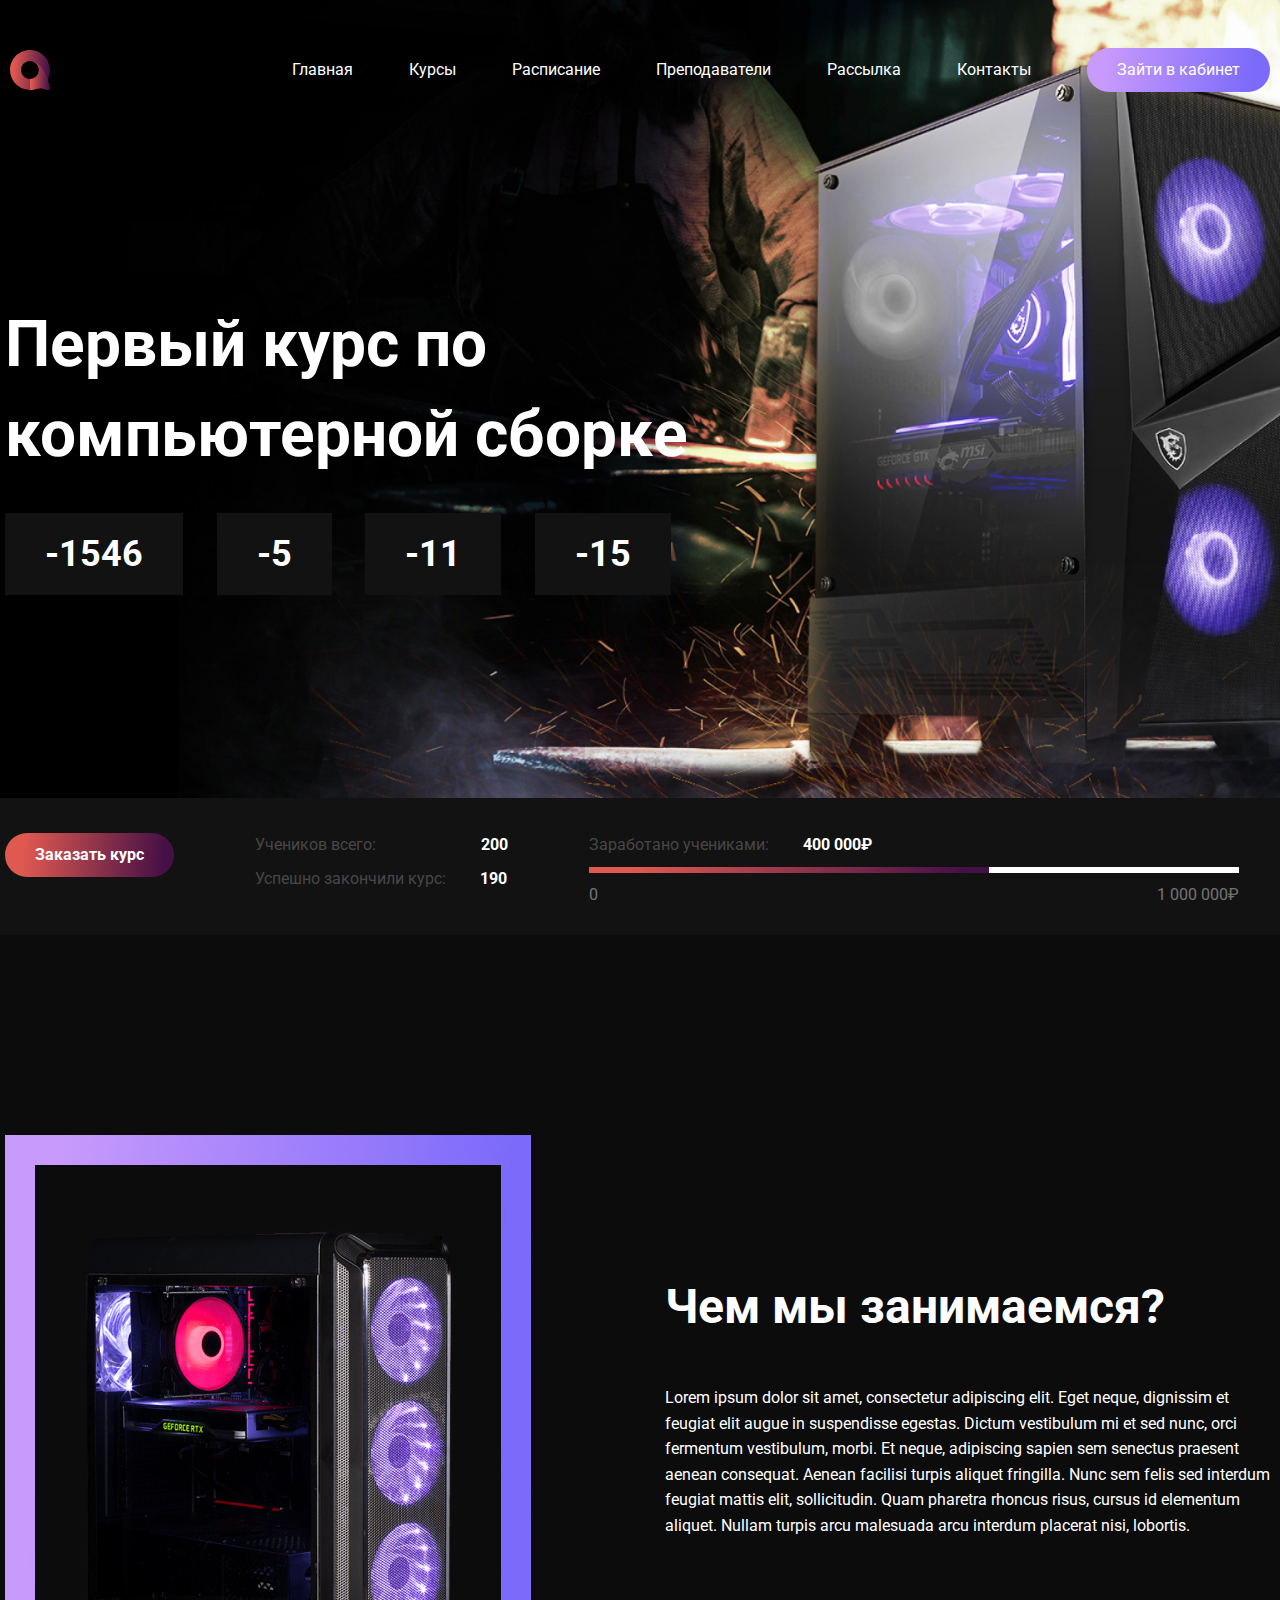
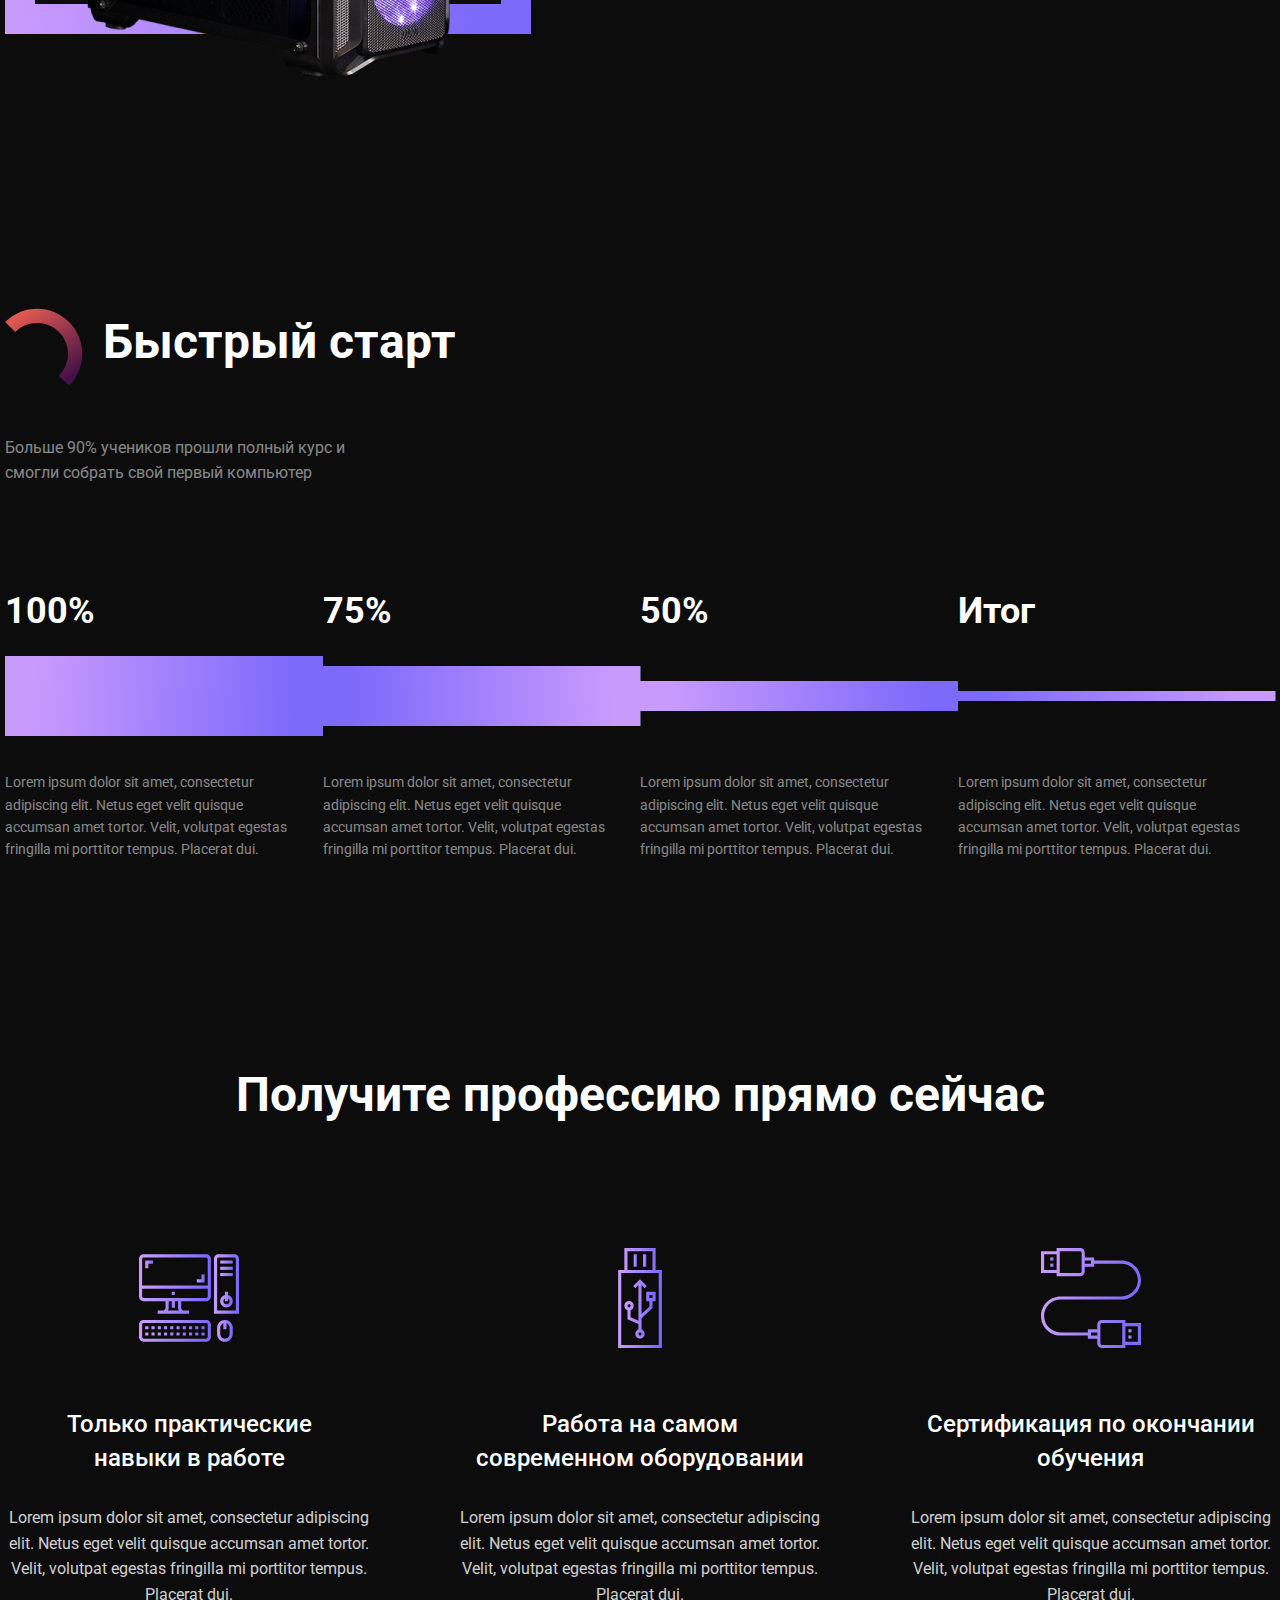
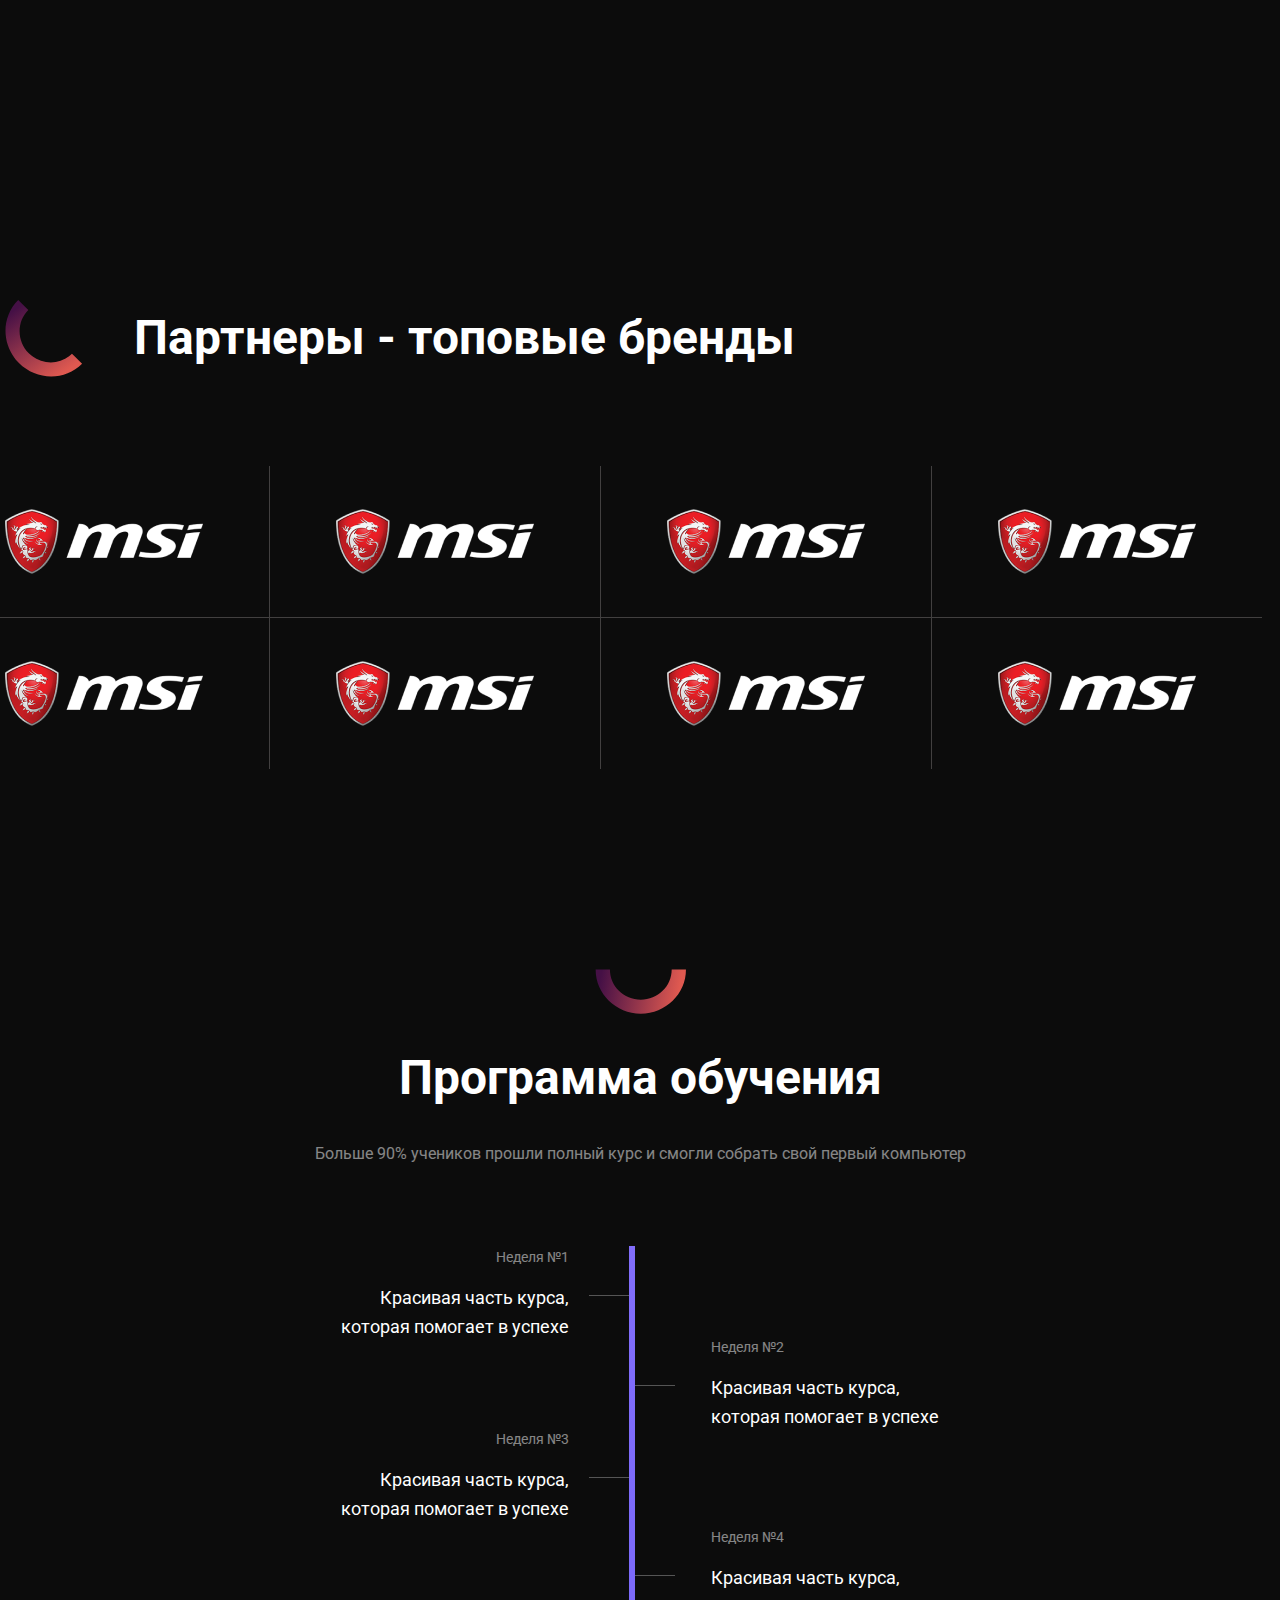
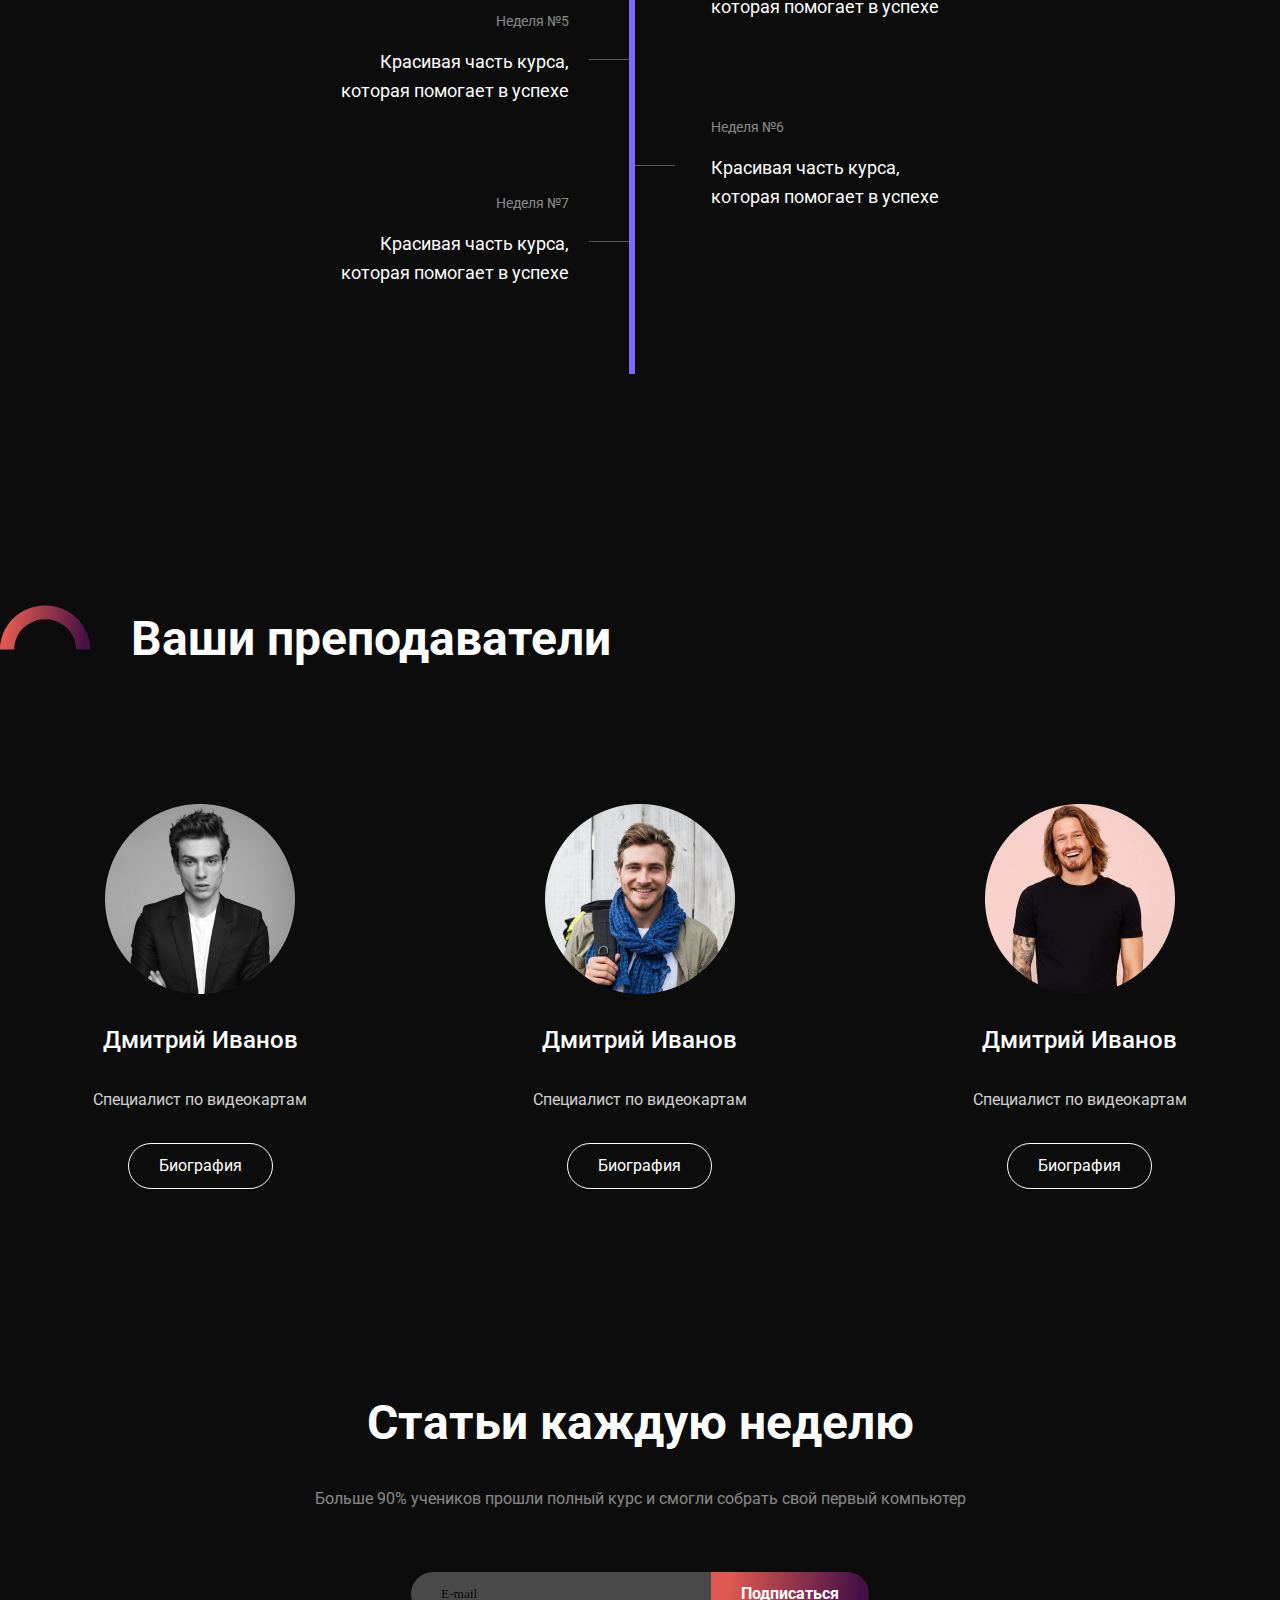
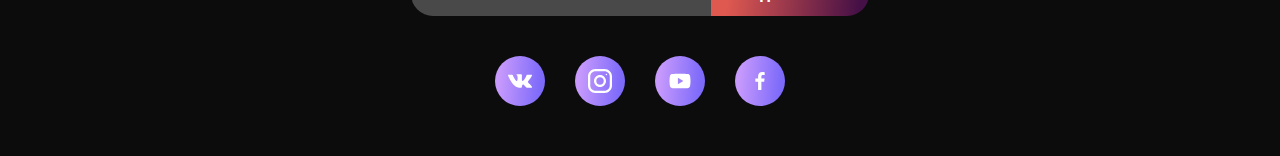
<file: index.html>
<!DOCTYPE html>
<html lang="en">
<head>
  <meta charset="UTF-8">
  <meta http-equiv="X-UA-Compatible" content="IE=edge">
  <meta name="viewport" content="width=device-width, initial-scale=1.0, maximum-scale=1.0, user-scalable=no">
  <link href="https://fonts.googleapis.com/css?family=Roboto:regular,500,700" rel="stylesheet" />
  <link rel="stylesheet" href="css/css.css">
  <title>site</title>
</head>
<body>
  <div class="wrapper">
    <header class="header">
      <div class="header__body">
        <div class="header__logo"><img src="image/logo.svg" alt=""></div>
        <div class="header__burger">
          <span></span>
        </div>
        
        <ul class="header__list">
          <li class="header__li"><a href="">Главная</a></li>
          <li class="header__li"><a href="">Курсы</a></li>
          <li class="header__li"><a href="">Расписание</a></li>
          <li class="header__li"><a href="">Преподаватели</a></li>
          <li class="header__li"><a href="">Рассылка</a></li>
          <li class="header__li"><a href="">Контакты</a></li>
        </ul>
        <div class="header__button"> <button class="header__buttona">Зайти в кабинет</button> </div>
      </div>
    </header>
    <main class="page">
      <div class="first">
        <div class="container">
          <div class="first__body">
            <h1 class="first__title">
              Первый курс 
              по компьютерной сборке
            </h1>
            <div class="first__taimer">
              <span id="d" ></span>
              <span id="h" ></span>
              <span id="m" ></span>
              <span id="s" ></span>
            </div>
          </div>
        </div>
        <div class="first__image _ibg"><img src="image/main-screen__bgc.jpg" alt=""></div>
      </div>
        <div class="quantity">
          <div class="container">
            <div class="quantity__body">
              <div class="quantity__button"><button class="quantity__buttona">Заказать курс</button></div>
            <div class="quantity__nubmer">
              <div class="quantity__nubmer_intotal">
                Учеников всего: <span>200</span>
              </div>
              <div class="quantity__nubmer_course">
                Успешно закончили курс: <span>190</span>
              </div>
            </div>
            <div class="quantity__bodyinfo">
            <div class="quantity__earnings">
              <div class="quantity__money">
                Заработано учениками: <span>400 000₽</span>
              </div>
            </div>
            <div class="quantity__polocka">
              <div class="quantity__polocka_grad"></div>
              <div class="quantity__polocka_white"></div>
            </div>
            <div class="quantity__totalmoney">
              <div class="quantity__totalmoney_null">0</div>
              <div class="quantity__totalmoney_all">1 000 000₽</div>
            </div></div>
          </div></div>
        </div>
      <div class="lessons">
        <div class="container">
          <div class="lessons__body">
            <div class="lessons__picchu">
              <div class="lessons__image"><img src="image/about__img.png" alt=""></div>
            </div>
            <div class="lessons__text">
              <div class="lessons__title">Чем мы занимаемся?</div>
              <div class="lessons__subtitle">Lorem ipsum dolor sit amet, consectetur adipiscing elit. Eget neque, dignissim et feugiat elit augue in suspendisse egestas. Dictum vestibulum mi et sed nunc, orci fermentum vestibulum, morbi. Et neque, adipiscing sapien sem senectus praesent aenean consequat. Aenean facilisi turpis aliquet fringilla. Nunc sem felis sed interdum feugiat mattis elit, sollicitudin. Quam pharetra rhoncus risus, cursus id elementum aliquet. Nullam turpis arcu malesuada arcu interdum placerat nisi, lobortis. </div>
            </div>
          </div>
        </div>
      </div>
      <div class="chart">
        <div class="container">
          <div class="chart__body">
            <div class="chart__text">
              <div class="chart__text_contain">
                <div class="chart__text_arc cricl">
                  <img src="image/Ellipse 1.svg" alt="">
                </div>
                <div class="chart__text_title">Быстрый старт </div>
              </div>
              <div class="chart__text_subtitle">Больше 90% учеников прошли полный курс и смогли собрать свой первый компьютер</div>
            </div>
            <div class="chart__columns">
              <div class="chart__colum">
                <div class="chart__items">
                  <div class="chart__items_title">100%</div>
                  <div class="chart__items_image"></div>
                  <div class="chart__items_subtitle">Lorem ipsum dolor sit amet, consectetur adipiscing elit. Netus eget velit quisque accumsan amet tortor. Velit, volutpat egestas fringilla mi porttitor tempus. Placerat dui.</div>
                </div>
              </div>
              <div class="chart__colum">
                <div class="chart__items">
                  <div class="chart__items_title">75%</div>
                  <div class="chart__items_image2"></div>
                  <div class="chart__items_subtitle">Lorem ipsum dolor sit amet, consectetur adipiscing elit. Netus eget velit quisque accumsan amet tortor. Velit, volutpat egestas fringilla mi porttitor tempus. Placerat dui.</div>
                </div>
              </div>
              <div class="chart__colum">
                <div class="chart__items">
                  <div class="chart__items_title">50%</div>
                  <div class="chart__items_image3"></div>
                  <div class="chart__items_subtitle">Lorem ipsum dolor sit amet, consectetur adipiscing elit. Netus eget velit quisque accumsan amet tortor. Velit, volutpat egestas fringilla mi porttitor tempus. Placerat dui.</div>
                </div>
              </div>
              <div class="chart__colum">
              <div class="chart__items">
                <div class="chart__items_title">Итог</div>
                <div class="chart__items_image4"></div>
                <div class="chart__items_subtitle">Lorem ipsum dolor sit amet, consectetur adipiscing elit. Netus eget velit quisque accumsan amet tortor. Velit, volutpat egestas fringilla mi porttitor tempus. Placerat dui.</div>
              </div>
            </div>
            </div>
          </div>
        </div>
      </div>
      <div class="prof">
        <div class="container">
          <div class="prof__body">
            <div class="prof__title">
              Получите профессию прямо сейчас
            </div>
            <div class="prof__colums">
              <div class="prof__colum">
                <div class="prof__colum_item">
                  <div class="prof__colum_image">
                    <img src="image/icon-1.svg" alt="">
                  </div>
                  <div class="prof__colum_title">Только практические
                    навыки в работе</div>
                  <div class="prof__colum_subtitle">Lorem ipsum dolor sit amet, consectetur adipiscing elit. Netus eget velit quisque accumsan amet tortor. Velit, volutpat egestas fringilla mi porttitor tempus. Placerat dui.</div>
                </div>
              </div>
              <div class="prof__colum">
                <div class="prof__colum_item">
                  <div class="prof__colum_image">
                    <img src="image/icon-2.svg" alt="">
                  </div>
                  <div class="prof__colum_title">Работа на самом
                    современном оборудовании</div>
                  <div class="prof__colum_subtitle">Lorem ipsum dolor sit amet, consectetur adipiscing elit. Netus eget velit quisque accumsan amet tortor. Velit, volutpat egestas fringilla mi porttitor tempus. Placerat dui.</div>
                </div>
              </div>
              <div class="prof__colum">
                <div class="prof__colum_item">
                  <div class="prof__colum_image">
                    <img src="image/icon-3.svg" alt="">
                  </div>
                  <div class="prof__colum_title">Сертификация
                    по окончании обучения</div>
                  <div class="prof__colum_subtitle">Lorem ipsum dolor sit amet, consectetur adipiscing elit. Netus eget velit quisque accumsan amet tortor. Velit, volutpat egestas fringilla mi porttitor tempus. Placerat dui.</div>
                </div>
              </div>
            </div>
          </div>
        </div>
      </div>
      <div class="partners">
        <div class="container">
          <div class="partners__body">
            <div class="partners__title">
              <div class="partners__logo"><img src="image/Ellipse 2.svg" alt=""></div>
              <div class="partners__text">Партнеры - топовые бренды</div></div>
              <div class="partners__colums">
                <div class="partners__colum">
                  <div class="partners__slider">
                  <div class="partners__colum_logo1"><img src="image/logo.png" alt=""></div>
                  <div class="partners__colum_logo2"><img src="image/logo.png" alt=""></div>
              </div></div>
              <div class="partners__colum">
                <div class="partners__slider">
                <div class="partners__colum_logo1"><img src="image/logo.png" alt=""></div>
                <div class="partners__colum_logo2"><img src="image/logo.png" alt=""></div>
            </div></div>
            <div class="partners__colum">
              <div class="partners__slider">
              <div class="partners__colum_logo1"><img src="image/logo.png" alt=""></div>
              <div class="partners__colum_logo2"><img src="image/logo.png" alt=""></div>
          </div></div>
          <div class="partners__colum">
            <div class="partners__slider">
            <div class="partners__colum_logo1"><img src="image/logo.png" alt=""></div>
            <div class="partners__colum_logo2"><img src="image/logo.png" alt=""></div>
        </div></div>
            </div>
          </div>
        </div>
      </div>
      <div class="training">
        <div class="container">
          <div class="training__body">
            <div class="training__prog">
              <div class="training__prog_logo"><img src="image/ellipse 5.svg" alt=""></div>
              <div class="training__prog_title">Программа обучения</div>
              <div class="training__prog_subtitle">Больше 90% учеников прошли полный курс и смогли собрать свой первый компьютер</div>
            </div>
            <div class="training__flex">
            <div class="training__colums">
              <div class="training__colums_colum">
                <div class="training__colums_den">Неделя №1</div>
                <div class="training__colums_text">Красивая часть курса,<br>
                  которая помогает в успехе</div>
              </div>
              <div class="training__colums_colum">
                <div class="training__colums_den">Неделя №3</div>
                <div class="training__colums_text">Красивая часть курса,<br>
                  которая помогает в успехе</div>
              </div>
              <div class="training__colums_colum">
                <div class="training__colums_den">Неделя №5</div>
                <div class="training__colums_text">Красивая часть курса,<br>
                  которая помогает в успехе</div>
              </div>
              <div class="training__colums_colum">
                <div class="training__colums_den">Неделя №7</div>
                <div class="training__colums_text">Красивая часть курса,<br>
                  которая помогает в успехе</div>
              </div>
            </div>
            <div class="training__colums2">
              <div class="training__colums2_colum2">
                <div class="training__colums2_den2">Неделя №2</div>
                <div class="training__colums2_text2">Красивая часть курса,<br>
                  которая помогает в успехе</div>
              </div>
              <div class="training__colums2_colum2">
                <div class="training__colums2_den2">Неделя №4</div>
                <div class="training__colums2_text2">Красивая часть курса,<br>
                  которая помогает в успехе</div>
              </div>
              <div class="training__colums2_colum2">
                <div class="training__colums2_den2">Неделя №6</div>
                <div class="training__colums2_text2">Красивая часть курса,<br>
                  которая помогает в успехе</div>
              </div>
            </div>
          </div></div>
        </div>
      </div>
      <div class="human">
        <div class="container">
          <div class="human__body">
            <div class="human__title">
              <div class="human__logo"><img src="image/Ellipse 4.svg" alt=""></div>
              <div class="human__text">Ваши преподаватели</div>
            </div>
            <div class="human__colums">
              <div class="human__colum">
                <div class="human__item">
                  <div class="human__item_image"><img src="image/humman.png" alt=""></div>
                  <div class="human__item_name">Дмитрий Иванов</div>
                  <div class="human__item_spez">Специалист по видеокартам</div>
                  <div class="human__item_button"><button>Биография</button></div>
                </div>
              </div>
              <div class="human__colum">
                <div class="human__item">
                  <div class="human__item_image"><img src="image/humman2.png" alt=""></div>
                  <div class="human__item_name">Дмитрий Иванов</div>
                  <div class="human__item_spez">Специалист по видеокартам</div>
                  <div class="human__item_button"><button>Биография</button></div>
                </div>
              </div>
              <div class="human__colum">
                <div class="human__item">
                  <div class="human__item_image"><img src="image/humman3.png" alt=""></div>
                  <div class="human__item_name">Дмитрий Иванов</div>
                  <div class="human__item_spez">Специалист по видеокартам</div>
                  <div class="human__item_button"><button>Биография</button></div>
                </div>
              </div>
            </div>
          </div>
        </div>
      </div>
    </main>
    <footer class="footer">
      <div class="container">
        <div class="footer__title">Статьи каждую неделю</div>
        <div class="footer__subtitle">Больше 90% учеников прошли полный курс и смогли собрать свой первый компьютер</div>
        <form action="" class="footer__form">
          <input type="email" class="footer__input" value="E-mail">
          <button class="footer__button">Подписаться</button>
        </form>
        <div class="footer__link">
          <div class="footer__image"><a href=""><img src="image/vk.svg" alt=""></a></div>
          <div class="footer__image"><a href=""><img src="image/instagram.svg" alt=""></a></div>
          <div class="footer__image"><a href=""><img src="image/youtube.svg" alt=""></a></div>
          <div class="footer__image"><a href=""><img src="image/facebook.svg" alt=""></a></div>
        </div>
      </div>
    </footer>
  </div>
  <script src="js/script.js"></script>
</body>
</html>
</file>
<file: css/css.css>
@charset "UTF-8";
/*Обнуление*/
* {
  padding: 0;
  margin: 0;
  border: 0;
}

*, *:before, *:after {
  -webkit-box-sizing: border-box;
  box-sizing: border-box;
}

:focus, :active {
  outline: none;
}

a:focus, a:active {
  outline: none;
}

nav, footer, header, aside {
  display: block;
}

html, body {
  height: 100%;
  width: 100%;
  font-size: 100%;
  line-height: 1;
  font-size: 14px;
  -ms-text-size-adjust: 100%;
  -moz-text-size-adjust: 100%;
  -webkit-text-size-adjust: 100%;
}

input, button, textarea {
  font-family: inherit;
}

input::-ms-clear {
  display: none;
}

button {
  cursor: pointer;
}

button::-moz-focus-inner {
  padding: 0;
  border: 0;
}

a, a:visited {
  text-decoration: none;
}

a:hover {
  text-decoration: none;
}

ul li {
  list-style: none;
}

img {
  vertical-align: top;
}

h1, h2, h3, h4, h5, h6 {
  font-size: inherit;
  font-weight: 400;
}

/*--------------------*/
.wrapper {
  min-height: 100%;
  overflow: hidden;
  display: -webkit-box;
  display: -ms-flexbox;
  display: flex;
  -webkit-box-orient: vertical;
  -webkit-box-direction: normal;
      -ms-flex-direction: column;
          flex-direction: column;
}

.container {
  max-width: 1296px;
  margin: 0 auto;
}

._ibg {
  position: relative;
}

._ibg img {
  position: absolute;
  width: 100%;
  height: 100%;
  left: 0;
  top: 0;
  -o-object-fit: cover;
     object-fit: cover;
}

.header {
  position: absolute;
  width: 100%;
  height: 100%;
  left: 0;
  top: 0;
  z-index: 50;
}

.header__body {
  display: -webkit-box;
  display: -ms-flexbox;
  display: flex;
  -webkit-box-pack: justify;
      -ms-flex-pack: justify;
          justify-content: space-between;
  padding: 48px 5px;
  -webkit-box-align: center;
      -ms-flex-align: center;
          align-items: center;
}

.header__logo {
  padding: 0px 130px 0px 5px;
}

.header__list {
  display: -webkit-box;
  display: -ms-flexbox;
  display: flex;
}

.header__list > *:not(:last-child) {
  margin: 0px 56px 0px 0px;
}

.header__list :nth-child(:last-child) {
  margin: 0px 10px 0px 0px;
}

.header__li {
  font-family: Roboto;
  font-style: normal;
  font-weight: normal;
  font-size: 16px;
  line-height: 150%;
  text-align: center;
  color: #FFFFFF;
}

.header__li a {
  color: inherit;
}

.header__li:hover {
  color: #f7c9c9;
  -webkit-transition: all 0.3s ease;
  transition: all 0.3s ease;
}

.header__li {
  position: relative;
}

.header__li a::before {
  content: '';
  bottom: 0px;
  left: 0px;
  position: absolute;
  width: 0;
  height: 2px;
  background-color: #f7c9c9;
  -webkit-transition: 0.2s;
  transition: 0.2s;
}

.header__li a:hover:before {
  width: 100%;
}

.header__button {
  padding: 0px 5px 0px 0px;
}

.header__buttona {
  font-family: Roboto;
  font-style: normal;
  font-weight: normal;
  font-size: 16px;
  line-height: 150%;
  text-align: center;
  color: #FFFFFF;
  background: linear-gradient(94.26deg, #C89AFC 9.51%, #7C6AFA 90.23%);
  border-radius: 50px;
  padding: 10px 30px;
}

@media (max-width: 1125px) {
  .header__list li {
    margin: 0px 10px 0px 0px;
  }
  .header__logo {
    padding: 0px 30px 0px 5px;
  }
}

@media (max-width: 1024px) {
  .header__burger {
    position: relative;
    width: 40px;
    height: 35px;
    display: block;
  }
  .header__body {
    padding: 30px 0px 0px 0px;
  }
  .header__logo {
    padding: 0px 145px 0px 5px;
  }
  .header__list > *:not(:last-child) {
    margin: 0px 0px 0px 0px;
  }
  .header__list {
    display: block;
    position: absolute;
    top: 80px;
    left: 0px;
    background-color: #121212;
    opacity: 0.5;
    width: 100%;
    left: -100%;
    -webkit-transition: all 0.3s ease;
    transition: all 0.3s ease;
    padding: 10px 0px 10px 0px;
  }
  .header__list > *:not(:last-child) {
    padding: 0px 0px 10px 0px;
  }
  .header__burger span, .header__burger::before, .header__burger::after {
    height: 3px;
    width: 100%;
    position: absolute;
    background-color: #FFFFFF;
    -webkit-transition: all 0.4s ease;
    transition: all 0.4s ease;
  }
  .header__burger span {
    top: 5px;
  }
  .header__burger::after, .header__burger::before {
    content: '';
  }
  .header__burger::after {
    bottom: 5px;
  }
  .header__burger::before {
    top: 16px;
  }
  .header__burger.active span {
    opacity: 0;
    -webkit-transition: 0.2s;
    transition: 0.2s;
  }
  .header__burger.active::before {
    -webkit-transform: rotate(45deg);
            transform: rotate(45deg);
    -webkit-transition: all 0.4s ease;
    transition: all 0.4s ease;
  }
  .header__burger.active::after {
    -webkit-transform: rotate(-45deg);
            transform: rotate(-45deg);
    bottom: 16px;
    -webkit-transition: all 0.4s ease;
    transition: all 0.4s ease;
  }
  .header__list.active {
    display: block;
    left: 0px;
  }
}

@media (max-width: 500px) {
  .header__logo {
    padding: 0px 20px 0px 5px;
  }
  .header__list {
    padding: 10px 120px 10px 0px;
    top: 55px;
  }
  .header__body {
    padding: 10px 0px 0px 0px;
  }
}

.page {
  -webkit-box-flex: 1;
      -ms-flex: 1 1 auto;
          flex: 1 1 auto;
}

.first {
  position: relative;
}

.first__body {
  position: relative;
  z-index: 2;
  padding: 0px 5px 0px 5px;
}

.first__title {
  padding: 300px 376px 50px 0px;
  font-family: Roboto;
  font-weight: 700;
  font-size: 64px;
  line-height: 140%;
  color: #FFFFFF;
}

.first__taimer {
  padding: 0px 0px 218px 0px;
}

.first__taimer span {
  background-color: #121212;
  padding: 20px 30px;
  margin: 0px 30px 10px 0px;
  font-family: Roboto;
  font-style: normal;
  font-weight: bold;
  font-size: 36px;
  line-height: 140%;
  color: #FFFFFF;
}

.first__image {
  position: absolute;
  width: 100%;
  height: 100%;
  top: 0;
  left: 0;
}

@media (max-width: 1094px) {
  .first__title {
    padding: 300px 200px 50px 0px;
    font-size: 40px;
  }
}

@media (max-width: 570px) {
  .first__taimer {
    display: -webkit-box;
    display: -ms-flexbox;
    display: flex;
    -ms-flex-wrap: wrap;
        flex-wrap: wrap;
  }
  .first__title {
    padding: 300px 100px 50px 0px;
    font-size: 30px;
  }
}

.quantity {
  background-color: #121212;
}

.quantity__body {
  display: -webkit-box;
  display: -ms-flexbox;
  display: flex;
  padding: 35px 5px 28px 5px;
}

.quantity__body > *:not(:last-child) {
  padding: 0px 81px 0px 0px;
}

.quantity__bodyinfo {
  display: -webkit-box;
  display: -ms-flexbox;
  display: flex;
  -webkit-box-orient: vertical;
  -webkit-box-direction: normal;
      -ms-flex-direction: column;
          flex-direction: column;
}

.quantity__bodyinfo > *:not(:last-child) {
  padding: 0px 0px 10px 0px;
}

.quantity__buttona {
  padding: 10px 30px;
  background: linear-gradient(94.78deg, #DF5950 11.19%, #451046 93.72%);
  border-radius: 50px;
  color: white;
  font-family: Roboto;
  font-style: normal;
  font-weight: bold;
  font-size: 16px;
  line-height: 150%;
  text-align: center;
}

.quantity__nubmer > *:not(:last-child) {
  padding: 0px 0px 10px 0px;
}

.quantity__nubmer_intotal {
  font-family: Roboto;
  font-style: normal;
  font-weight: normal;
  font-size: 16px;
  line-height: 150%;
  color: #474747;
}

.quantity__nubmer_intotal span {
  font-family: Roboto;
  font-style: normal;
  font-weight: bold;
  font-size: 16px;
  line-height: 150%;
  color: #FFFFFF;
  padding: 0px 0px 0px 101px;
}

.quantity__nubmer_course {
  font-family: Roboto;
  font-style: normal;
  font-weight: normal;
  font-size: 16px;
  line-height: 150%;
  color: #474747;
}

.quantity__nubmer_course span {
  font-family: Roboto;
  font-style: normal;
  font-weight: bold;
  font-size: 16px;
  line-height: 150%;
  color: #FFFFFF;
  padding: 0px 0px 0px 30px;
}

.quantity__money {
  font-family: Roboto;
  font-style: normal;
  font-weight: normal;
  font-size: 16px;
  line-height: 150%;
  color: #474747;
}

.quantity__money span {
  font-family: Roboto;
  font-style: normal;
  font-weight: bold;
  font-size: 16px;
  line-height: 150%;
  color: #FFFFFF;
  padding: 0px 0px 0px 30px;
}

.quantity__polocka {
  display: -webkit-box;
  display: -ms-flexbox;
  display: flex;
}

.quantity__polocka_grad {
  height: 6px;
  width: 400px;
  background: linear-gradient(94.78deg, #DF5950 11.19%, #451046 93.72%);
}

.quantity__polocka_white {
  height: 6px;
  width: 250px;
  background-color: white;
}

.quantity__totalmoney {
  display: -webkit-box;
  display: -ms-flexbox;
  display: flex;
  -webkit-box-pack: justify;
      -ms-flex-pack: justify;
          justify-content: space-between;
}

.quantity__totalmoney_null {
  font-family: Roboto;
  font-style: normal;
  font-weight: normal;
  font-size: 16px;
  line-height: 150%;
  color: #FFFFFF;
  opacity: 0.4;
}

.quantity__totalmoney_all {
  font-family: Roboto;
  font-style: normal;
  font-weight: normal;
  font-size: 16px;
  line-height: 150%;
  color: #FFFFFF;
  opacity: 0.4;
}

@media (max-width: 1252px) {
  .quantity__body > *:not(:last-child) {
    padding: 0px 60px 0px 0px;
  }
  .quantity__polocka_grad {
    width: 200px;
  }
  .quantity__polocka_white {
    width: 200px;
  }
}

@media (max-width: 970px) {
  .quantity__body > *:not(:last-child) {
    padding: 0px 30px 0px 0px;
  }
  .quantity__polocka_grad {
    width: 150px;
  }
  .quantity__polocka_white {
    width: 150px;
  }
  .quantity__nubmer_intotal span {
    padding: 0px 0px 0px 30px;
  }
  .quantity__nubmer_course span {
    padding: 0px 0px 0px 0px;
  }
}

@media (max-width: 770px) {
  .quantity__body {
    -webkit-box-orient: vertical;
    -webkit-box-direction: normal;
        -ms-flex-direction: column;
            flex-direction: column;
    -webkit-box-pack: center;
        -ms-flex-pack: center;
            justify-content: center;
    -webkit-box-align: center;
        -ms-flex-align: center;
            align-items: center;
  }
  .quantity__body > *:not(:last-child) {
    padding: 0px 0px 10px 0px;
  }
  .quantity__nubmer {
    margin: 0px 0px 0px 0px;
  }
  .quantity__nubmer_intotal span {
    padding: 0px 0px 0px 101px;
  }
  .quantity__nubmer_course span {
    padding: 0px 0px 0px 30px;
  }
}

.lessons {
  background-color: #0c0c0c;
}

.lessons__body {
  display: -webkit-box;
  display: -ms-flexbox;
  display: flex;
  -webkit-box-pack: justify;
      -ms-flex-pack: justify;
          justify-content: space-between;
  padding: 200px 5px 0px 5px;
  -webkit-box-align: center;
      -ms-flex-align: center;
          align-items: center;
}

.lessons__text {
  padding: 0px 0px 0px 134px;
}

.lessons__title {
  font-family: Roboto;
  font-style: normal;
  font-weight: bold;
  font-size: 48px;
  line-height: 140%;
  color: #FFFFFF;
  padding: 0px 0px 45px 0px;
}

.lessons__subtitle {
  font-family: Roboto;
  font-style: normal;
  font-weight: normal;
  font-size: 16px;
  line-height: 160%;
  color: #FFFFFF;
}

@media (max-width: 1174px) {
  .lessons__text {
    padding: 0px 0px 0px 100px;
  }
  .lessons__image img {
    max-width: 400px;
  }
  .lessons__body {
    padding: 100px 5px 0px 5px;
  }
}

@media (max-width: 1020px) {
  .lessons__text {
    padding: 0px 0px 0px 50px;
  }
  .lessons__image img {
    max-width: 350px;
  }
  .lessons__body {
    padding: 80px 5px 0px 5px;
  }
}

@media (max-width: 770px) {
  .lessons__body {
    -webkit-box-orient: vertical;
    -webkit-box-direction: normal;
        -ms-flex-direction: column;
            flex-direction: column;
  }
  .lessons__text {
    padding: 0px 0px 0px 50px;
  }
  .lessons__image img {
    width: 100%;
  }
  .lessons__body {
    padding: 80px 10px 0px 10px;
  }
  .lessons__title {
    font-size: 38px;
    padding: 0px 0px 5px 0px;
  }
  .lessons__subtitle {
    font-size: 14px;
  }
  .lessons__text {
    padding: 0px 0px 0px 0px;
  }
}

.chart {
  background: #0c0c0c;
}

.chart__body {
  padding: 231px 5px 0px 5px;
}

.chart__text_contain {
  display: -webkit-box;
  display: -ms-flexbox;
  display: flex;
  padding: 0px 0px 49px 0px;
}

.chart__text_arc {
  padding: 0px 20px 0px 0px;
}

.chart__text_title {
  font-family: Roboto;
  font-style: normal;
  font-weight: bold;
  font-size: 48px;
  line-height: 140%;
  color: #FFFFFF;
}

.chart__text_subtitle {
  font-family: Roboto;
  font-style: normal;
  font-weight: normal;
  font-size: 16px;
  line-height: 160%;
  color: #FFFFFF;
  opacity: 0.5;
  width: 31%;
  padding: 0px 0px 80px 0px;
}

.chart__columns {
  display: -webkit-box;
  display: -ms-flexbox;
  display: flex;
}

.chart__colum {
  -webkit-box-flex: 0;
      -ms-flex: 0 1 25%;
          flex: 0 1 25%;
}

.chart__items_title {
  font-family: Roboto;
  font-style: normal;
  font-weight: bold;
  font-size: 36px;
  line-height: 140%;
  color: #FFFFFF;
  padding: 20px 0px 20px 0px;
}

.chart__items_image {
  height: 80px;
  -webkit-box-flex: 0;
      -ms-flex: 0 1 auto;
          flex: 0 1 auto;
  background: linear-gradient(94.26deg, #C89AFC 9.51%, #7C6AFA 90.23%);
  margin: 0px 0px 35px 0px;
}

.chart__items_subtitle {
  font-family: Roboto;
  font-style: normal;
  font-weight: normal;
  font-size: 14px;
  line-height: 160%;
  color: #FFFFFF;
  opacity: 0.5;
  padding: 0px 30px 0px 0px;
}

.chart__items_image2 {
  height: 60px;
  -webkit-box-flex: 0;
      -ms-flex: 0 1 auto;
          flex: 0 1 auto;
  background: linear-gradient(94.26deg, #C89AFC 9.51%, #7C6AFA 90.23%);
  -webkit-transform: matrix(-1, 0, 0, 1, 0, 0);
          transform: matrix(-1, 0, 0, 1, 0, 0);
  margin: 10px 0px 45px 0px;
}

.chart__items_image3 {
  height: 30px;
  -webkit-box-flex: 0;
      -ms-flex: 0 1 auto;
          flex: 0 1 auto;
  background: linear-gradient(94.26deg, #C89AFC 9.51%, #7C6AFA 90.23%);
  margin: 25px 0px 60px 0px;
}

.chart__items_image4 {
  height: 10px;
  -webkit-box-flex: 0;
      -ms-flex: 0 1 auto;
          flex: 0 1 auto;
  background: linear-gradient(94.26deg, #C89AFC 9.51%, #7C6AFA 90.23%);
  -webkit-transform: matrix(-1, 0, 0, 1, 0, 0);
          transform: matrix(-1, 0, 0, 1, 0, 0);
  margin: 35px 0px 70px 0px;
}

@media (max-width: 770px) {
  .chart__columns {
    -webkit-box-orient: vertical;
    -webkit-box-direction: normal;
        -ms-flex-direction: column;
            flex-direction: column;
  }
  .chart__text_contain {
    padding: 0px 0px 25px 0px;
  }
  .chart__text_title {
    font-size: 38px;
  }
  .chart__text_subtitle {
    width: 300px;
    padding: 0px 0px 40px 0px;
  }
  .chart__body {
    padding: 100px 5px 0px 5px;
  }
  .chart__items_image4 {
    margin: 25px 0px 35px 0px;
  }
  .chart__items_image3 {
    margin: 25px 0px 35px 0px;
  }
  .chart__items_image2 {
    margin: 25px 0px 35px 0px;
  }
  .chart__items_image {
    margin: 25px 0px 35px 0px;
  }
}

.prof {
  background-color: #0c0c0c;
}

.prof__body {
  padding: 200px 5px 0px 5px;
}

.prof__title {
  text-align: center;
  font-family: Roboto;
  font-style: normal;
  font-weight: bold;
  font-size: 48px;
  line-height: 140%;
  color: #FFFFFF;
  padding: 0px 0px 120px 0px;
}

.prof__colums {
  display: -webkit-box;
  display: -ms-flexbox;
  display: flex;
  margin: 0px -41px;
}

.prof__colum {
  padding: 0px 41px;
  -webkit-box-flex: 0;
      -ms-flex: 0 1 33.333%;
          flex: 0 1 33.333%;
}

.prof__colum_item {
  display: -webkit-box;
  display: -ms-flexbox;
  display: flex;
  -webkit-box-orient: vertical;
  -webkit-box-direction: normal;
      -ms-flex-direction: column;
          flex-direction: column;
  -webkit-box-align: center;
      -ms-flex-align: center;
          align-items: center;
  -webkit-box-pack: center;
      -ms-flex-pack: center;
          justify-content: center;
  min-height: 100%;
}

.prof__colum_image {
  padding: 0px 0px 60px 0px;
}

.prof__colum_title {
  font-family: Roboto;
  font-style: normal;
  font-weight: 500;
  font-size: 24px;
  line-height: 140%;
  color: #FFFFFF;
  text-align: center;
  padding: 0px 20px 30px 20px;
  -webkit-box-flex: 1;
      -ms-flex: 1 0 auto;
          flex: 1 0 auto;
}

.prof__colum_subtitle {
  font-family: Roboto;
  font-style: normal;
  font-weight: normal;
  font-size: 16px;
  line-height: 160%;
  color: #FFFFFF;
  opacity: 0.8;
  text-align: center;
  padding: 0px 0px 60px 0px;
}

@media (max-width: 770px) {
  .prof__colums {
    -webkit-box-orient: vertical;
    -webkit-box-direction: normal;
        -ms-flex-direction: column;
            flex-direction: column;
  }
  .prof__title {
    font-size: 38px;
    padding: 0px 0px 70px 0px;
  }
  .prof__body {
    padding: 100px 5px 0px 5px;
  }
  .prof__colum_subtitle {
    padding: 10px 5px 50px 5px;
  }
}

.partners {
  background-color: #0c0c0c;
}

.partners__body {
  padding: 231px 5px 100px 5px;
}

.partners__title {
  display: -webkit-box;
  display: -ms-flexbox;
  display: flex;
  -webkit-box-align: center;
      -ms-flex-align: center;
          align-items: center;
}

.partners__logo {
  padding: 0px 51px 0px 0px;
}

.partners__text {
  font-family: Roboto;
  font-style: normal;
  font-weight: bold;
  font-size: 48px;
  line-height: 140%;
  color: #FFFFFF;
}

.partners__colums {
  display: -webkit-box;
  display: -ms-flexbox;
  display: flex;
  -ms-flex-wrap: wrap;
      flex-wrap: wrap;
  margin: 89px -66px 0px -66px;
}

.partners__colums > *:not(:last-child) {
  border-right: 1px solid  #424040;
}

.partners__colum_logo1 {
  padding: 29px 66px;
  border-bottom: 1px solid #424040;
}

.partners__colum_logo2 {
  padding: 29px 66px;
}

@media (max-width: 1200px) {
  .partners__body {
    -webkit-box-pack: center;
        -ms-flex-pack: center;
            justify-content: center;
    -webkit-box-align: center;
        -ms-flex-align: center;
            align-items: center;
    padding: 90px 5px 0px 5px;
  }
  .partners__colums {
    padding: 0px 100px;
  }
  .partners__colums > *:nth-child(2) {
    border-right: 1px solid  #0c0c0c;
  }
  .partners__colum_logo2 {
    border-bottom: 1px solid #424040;
  }
  .partners__text {
    font-size: 38px;
  }
}

@media (max-width: 770px) {
  .partners__colums > *:not(:last-child) {
    border-right: none;
  }
  .partners__colum > *:not(:last-child) {
    padding: 0px 0px 10px 0px;
  }
  .partners__colum_logo1 {
    padding: 0px 0px 0px 190px;
    border-bottom: none;
  }
  .partners__colum_logo2 {
    border-bottom: none;
    padding: 0px 0px 0px 190px;
  }
}

@media (max-width: 500px) {
  .partners__colum_logo1 {
    padding: 0px 0px 0px 90px;
  }
  .partners__colum_logo2 {
    padding: 0px 0px 0px 90px;
  }
}

@media (max-width: 330px) {
  .partners__colum_logo1 {
    padding: 0px 0px 0px 50px;
  }
  .partners__colum_logo2 {
    padding: 0px 0px 0px 50px;
  }
}

.training {
  background-color: #0c0c0c;
}

.training__flex {
  display: -webkit-box;
  display: -ms-flexbox;
  display: flex;
  -webkit-box-pack: center;
      -ms-flex-pack: center;
          justify-content: center;
}

.training__body {
  display: -webkit-box;
  display: -ms-flexbox;
  display: flex;
  -webkit-box-orient: vertical;
  -webkit-box-direction: normal;
      -ms-flex-direction: column;
          flex-direction: column;
  -webkit-box-pack: center;
      -ms-flex-pack: center;
          justify-content: center;
  padding: 100px 0px 0px 0px;
}

.training__colums {
  border-right: 6px solid;
  -o-border-image: linear-gradient(94.26deg, #C89AFC 9.51%, #7C6AFA 90.23%);
     border-image: linear-gradient(94.26deg, #C89AFC 9.51%, #7C6AFA 90.23%);
  border-image-slice: 1;
}

.training__colums_colum {
  position: relative;
}

.training__colums_colum::before {
  content: "";
  position: absolute;
  top: 49px;
  right: 0px;
  width: 40px;
  height: 1px;
  background-color: #FFFFFF;
  opacity: 0.3;
}

.training__colums_den {
  font-family: Roboto;
  font-style: normal;
  font-weight: normal;
  font-size: 14px;
  line-height: 160%;
  color: #FFFFFF;
  opacity: 0.5;
  padding: 0px 60px 15px 0px;
  text-align: right;
}

.training__colums_text {
  font-family: Roboto;
  font-style: normal;
  font-weight: normal;
  font-size: 18px;
  line-height: 160%;
  color: #FFFFFF;
  padding: 0px 60px 87px 0px;
  text-align: right;
}

.training__colums2 {
  padding: 90px 0px 0px 0px;
}

.training__colums2_colum2 {
  position: relative;
}

.training__colums2_colum2::before {
  content: "";
  position: absolute;
  top: 49px;
  left: 0px;
  width: 40px;
  height: 1px;
  background-color: #FFFFFF;
  opacity: 0.3;
}

.training__colums2_den2 {
  font-family: Roboto;
  font-style: normal;
  font-weight: normal;
  font-size: 14px;
  line-height: 160%;
  color: #FFFFFF;
  opacity: 0.5;
  padding: 0px 0px 15px 76px;
  text-align: left;
}

.training__colums2_text2 {
  font-family: Roboto;
  font-style: normal;
  font-weight: normal;
  font-size: 18px;
  line-height: 160%;
  color: #FFFFFF;
  padding: 0px 0px 95px 76px;
  text-align: left;
}

.training__prog {
  display: -webkit-box;
  display: -ms-flexbox;
  display: flex;
  -webkit-box-orient: vertical;
  -webkit-box-direction: normal;
      -ms-flex-direction: column;
          flex-direction: column;
  -webkit-box-align: center;
      -ms-flex-align: center;
          align-items: center;
}

.training__prog_logo {
  padding: 0px 0px 30px 0px;
}

.training__prog_title {
  font-family: Roboto;
  font-style: normal;
  font-weight: bold;
  font-size: 48px;
  line-height: 140%;
  text-align: center;
  color: #FFFFFF;
  padding: 0px 0px 30px 0px;
}

.training__prog_subtitle {
  font-family: Roboto;
  font-style: normal;
  font-weight: normal;
  font-size: 16px;
  line-height: 160%;
  text-align: center;
  color: #FFFFFF;
  opacity: 0.5;
  padding: 0px 0px 80px 0px;
}

.human {
  background-color: #0c0c0c;
}

.human__body {
  padding: 231px 0px 0px 0px;
}

.human__title {
  display: -webkit-box;
  display: -ms-flexbox;
  display: flex;
  padding: 0px 0px 131px 0px;
}

.human__logo {
  padding: 0px 40px 0px 0px;
}

.human__text {
  font-family: Roboto;
  font-style: normal;
  font-weight: bold;
  font-size: 48px;
  line-height: 140%;
  color: #FFFFFF;
}

.human__colums {
  display: -webkit-box;
  display: -ms-flexbox;
  display: flex;
  margin: 0px -19.5px;
}

.human__colum {
  padding: 0px 19.5px;
  -webkit-box-flex: 0;
      -ms-flex: 0 1 33.333%;
          flex: 0 1 33.333%;
}

.human__item {
  display: -webkit-box;
  display: -ms-flexbox;
  display: flex;
  -webkit-box-orient: vertical;
  -webkit-box-direction: normal;
      -ms-flex-direction: column;
          flex-direction: column;
  -webkit-box-pack: center;
      -ms-flex-pack: center;
          justify-content: center;
  -webkit-box-align: center;
      -ms-flex-align: center;
          align-items: center;
}

.human__item > *:not(:last-child) {
  padding: 0px 0px 30px 0px;
}

.human__item_name {
  font-family: Roboto;
  font-style: normal;
  font-weight: 500;
  font-size: 24px;
  line-height: 140%;
  text-align: center;
  color: #FFFFFF;
}

.human__item_spez {
  font-family: Roboto;
  font-style: normal;
  font-weight: normal;
  font-size: 16px;
  line-height: 160%;
  text-align: center;
  color: #FFFFFF;
  opacity: 0.8;
}

.human__item_button {
  text-align: center;
}

.human__item_button button {
  padding: 10px 30px;
  font-family: Roboto;
  font-style: normal;
  font-weight: normal;
  font-size: 16px;
  line-height: 150%;
  background-color: #0c0c0c;
  border: 1px solid #FFFFFF;
  border-radius: 50px;
  color: #FFFFFF;
}

@media (max-width: 770px) {
  .human__colums {
    -webkit-box-orient: vertical;
    -webkit-box-direction: normal;
        -ms-flex-direction: column;
            flex-direction: column;
  }
  .human__body {
    padding: 170px 0px;
  }
  .human__colum {
    padding: 0px 0px 60px 0px;
  }
  .human__text {
    font-size: 28px;
    padding: 0px 10px 0px 0px;
  }
  .human__logo {
    padding: 0px 20px 0px 0px;
  }
  .human__title {
    padding: 0px 0px 100px 0px;
  }
}

.footer {
  background-color: #0c0c0c;
}

.footer__title {
  font-family: Roboto;
  font-style: normal;
  font-weight: bold;
  font-size: 48px;
  line-height: 140%;
  text-align: center;
  color: #FFFFFF;
  padding: 200px 0px 30px 0px;
}

.footer__subtitle {
  font-family: Roboto;
  font-style: normal;
  font-weight: normal;
  font-size: 16px;
  line-height: 160%;
  text-align: center;
  color: #FFFFFF;
  opacity: 0.5;
  padding: 0px 0px 60px 0px;
}

.footer__form {
  display: -webkit-box;
  display: -ms-flexbox;
  display: flex;
  -webkit-box-align: center;
      -ms-flex-align: center;
          align-items: center;
  -webkit-box-pack: center;
      -ms-flex-pack: center;
          justify-content: center;
  position: relative;
  padding: 0px 10px;
}

.footer__input {
  background: #FFFFFF;
  opacity: 0.25;
  width: 300px;
  height: 44px;
  border-radius: 50px 0px 0px 50px;
}

.footer__input[value="E-mail"] {
  padding: 0px 0px 0px 30px;
}

.footer__button {
  font-family: Roboto;
  font-style: normal;
  font-weight: bold;
  font-size: 16px;
  line-height: 150%;
  color: white;
  text-align: center;
  padding: 10px 30px;
  background: linear-gradient(94.78deg, #DF5950 11.19%, #451046 93.72%);
  border-radius: 0px 50px 50px 0px;
}

.footer__link {
  display: -webkit-box;
  display: -ms-flexbox;
  display: flex;
  -webkit-box-pack: center;
      -ms-flex-pack: center;
          justify-content: center;
  -webkit-box-align: center;
      -ms-flex-align: center;
          align-items: center;
  padding: 40px 0px 50px 0px;
}

.footer__link > *:not(:last-child) {
  margin: 0px 30px 0px 0px;
}

.footer__image {
  padding: 13px;
  background: linear-gradient(94.26deg, #C89AFC 9.51%, #7C6AFA 90.23%);
  border-radius: 50%;
}

@media (max-width: 400px) {
  .footer__form {
    -webkit-box-orient: vertical;
    -webkit-box-direction: normal;
        -ms-flex-direction: column;
            flex-direction: column;
  }
  .footer__button {
    border-radius: 50px;
  }
  .footer__input {
    border-radius: 50px;
    margin: 0px 0px 10px 0px;
  }
}
</file>
